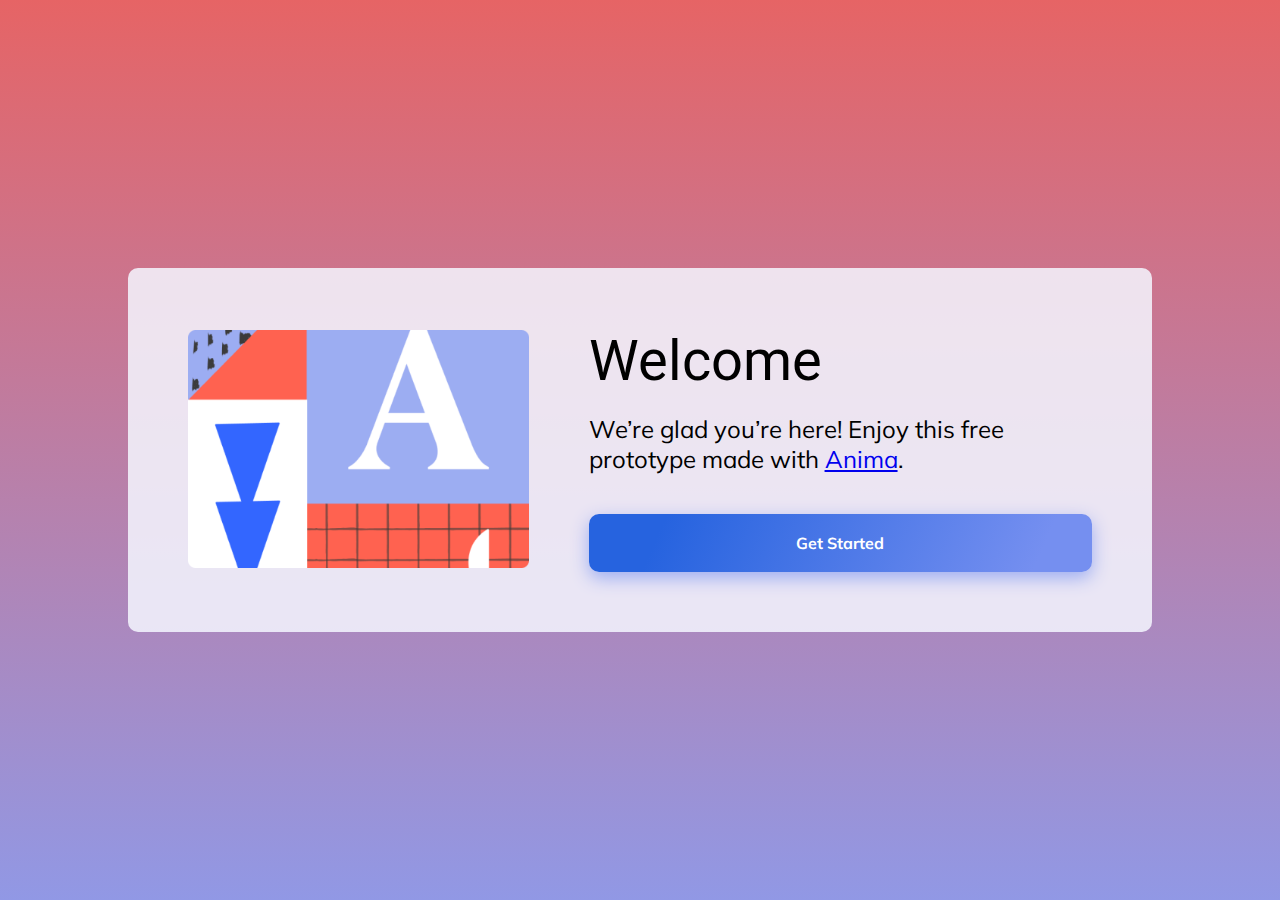
<file: index.html>
<!DOCTYPE html>
<html lang="en">
  <head>
    <meta charset="UTF-8" />
    <meta http-equiv="X-UA-Compatible" content="IE=edge" />
    <meta name="viewport" content="width=device-width, initial-scale=1.0" />
    <title>Document</title>
    <link rel="stylesheet" href="./css/general.css" />
  </head>
  <body>
    <section class="main-content-wrapper">
      <div class="img-wrapper">
        <img src="./imgs/welcome.png" alt="welcome placeholder" />
      </div>
      <div>
        <h2 class="main-header">Welcome</h2>
        <p class="main-text">
          We’re glad you’re here! Enjoy this free prototype made with
          <a href="#">Anima</a>.
        </p>
        <a href="./register.html" class="cta">Get Started</a>
      </div>
    </section>
  </body>
</html>
</file>
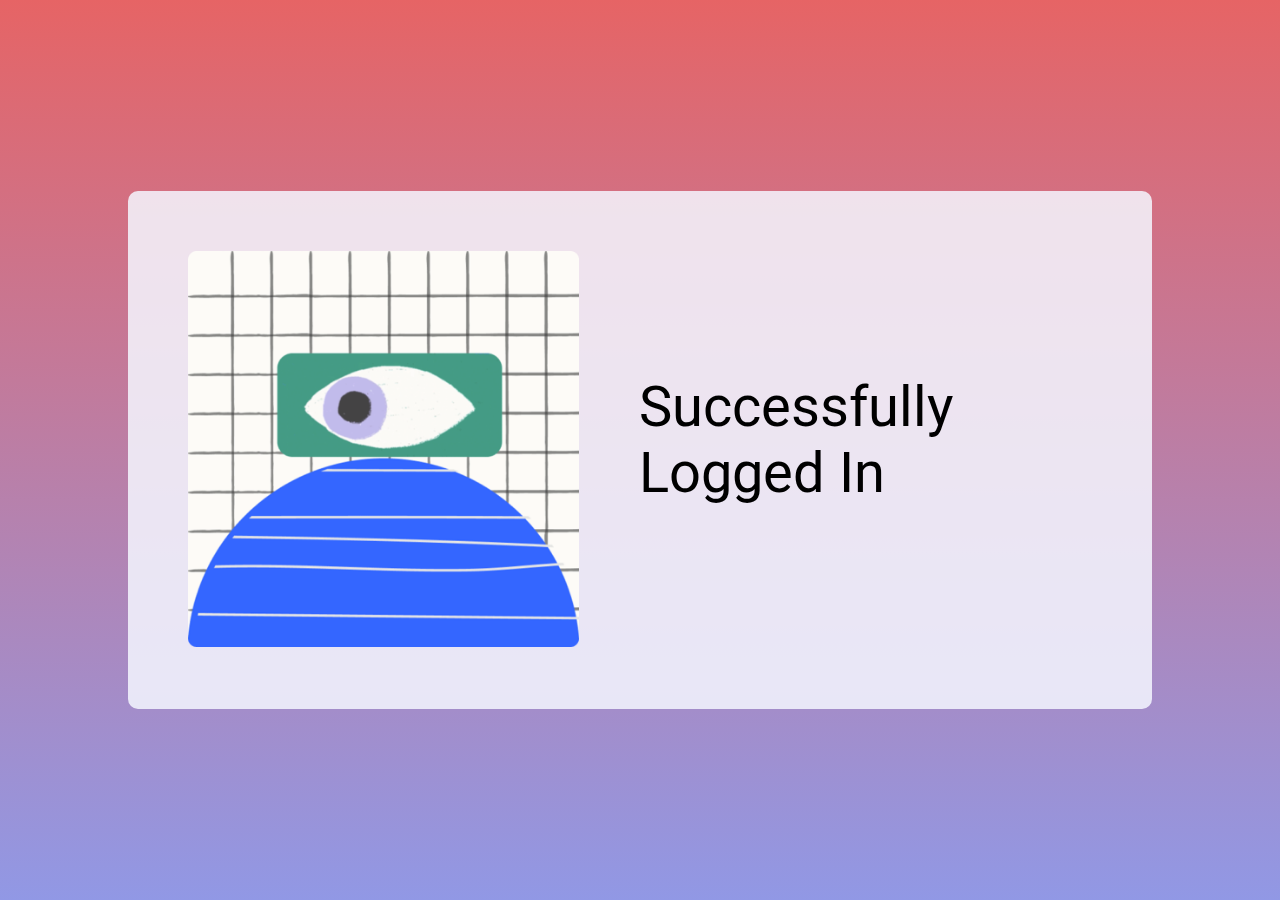
<file: logged-in.html>
<!DOCTYPE html>
<html lang="en">
  <head>
    <meta charset="UTF-8" />
    <meta http-equiv="X-UA-Compatible" content="IE=edge" />
    <meta name="viewport" content="width=device-width, initial-scale=1.0" />
    <title>Document</title>
    <link rel="stylesheet" href="./css/general.css" />
    <script src="./js/loggedIn.js" defer></script>
  </head>
  <body>
    <section class="main-content-wrapper">
      <div class="img-wrapper">
        <img src="./imgs/loggedIn.png" alt="login placeholder" />
      </div>
      <div class="text-wrapper">
        <h2 class="main-header">Successfully Logged In</h2>
      </div>
    </section>
  </body>
</html>
</file>
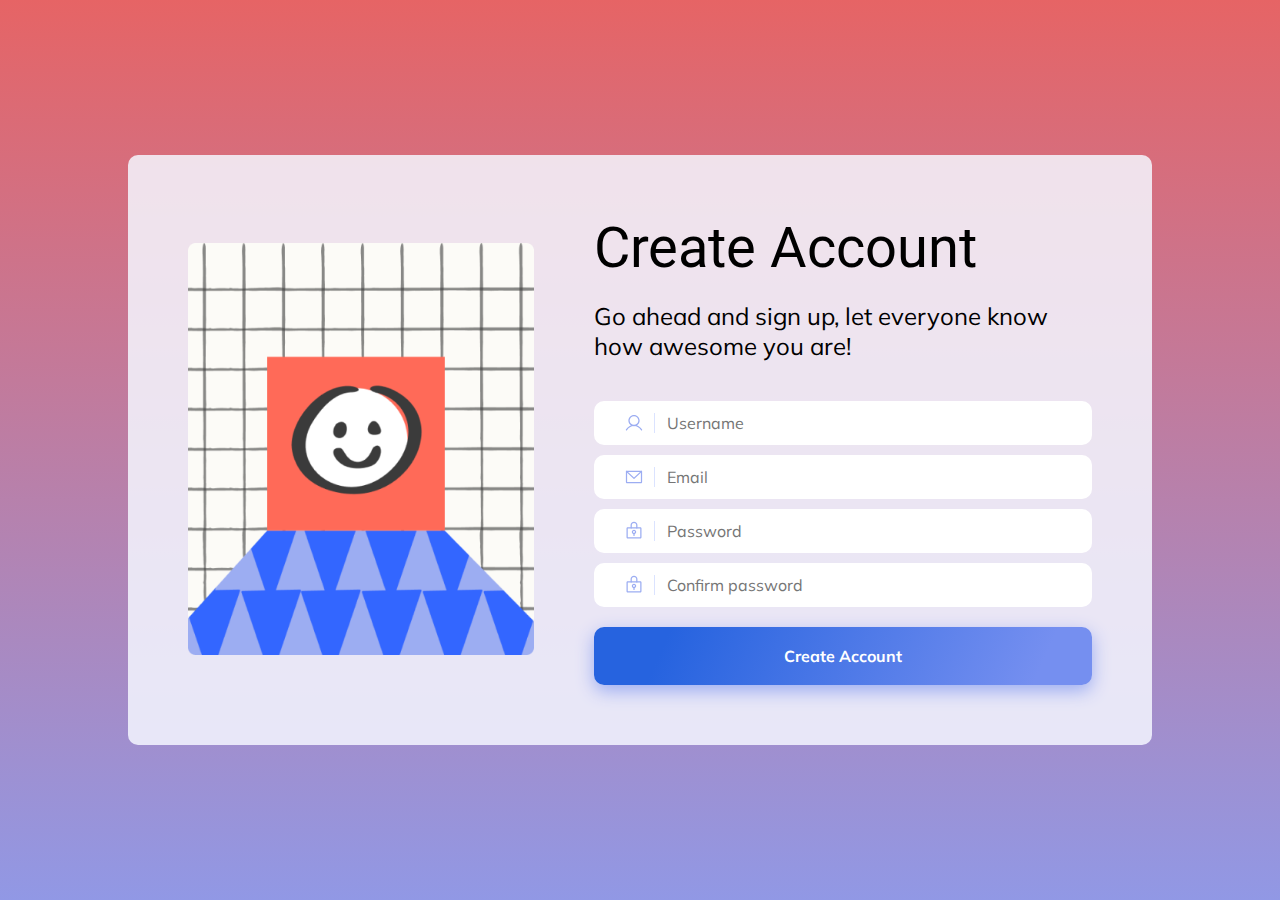
<file: register.html>
<!DOCTYPE html>
<html lang="en">
  <head>
    <meta charset="UTF-8" />
    <meta http-equiv="X-UA-Compatible" content="IE=edge" />
    <meta name="viewport" content="width=device-width, initial-scale=1.0" />
    <title>Document</title>

    <link rel="stylesheet" href="./css/general.css" />
    <link rel="stylesheet" href="./css/register.css" />
    <script src="./js/register.js" defer></script>
  </head>
  <body>
    <section class="main-content-wrapper">
      <div class="img-wrapper">
        <img src="./imgs/signup.png" alt="signup placeholder" />
      </div>
      <div class="text-wrapper">
        <h2 class="main-header">Create Account</h2>
        <p class="main-text">
          Go ahead and sign up, let everyone know how awesome you are!
        </p>
        <form action="#" id="register-form">
          <div class="form-input-wrapper">
            <img src="./imgs/User.svg" alt="user icon" />
            <input type="text" placeholder="Username" id="name" required />
          </div>
          <small class="d-none error-msg" id="name-err"
            >wrong name format</small
          >

          <div class="form-input-wrapper">
            <img src="./imgs/email.svg" alt="user icon" />
            <input type="text" placeholder="Email" id="email" required />
          </div>
          <small class="d-none error-msg" id="email-err"
            >wrong mail format</small
          >
          <div class="form-input-wrapper">
            <img src="./imgs/password.svg" alt="user icon" />
            <input type="password" placeholder="Password" id="password" />
          </div>
          <small class="d-none error-msg" id="password-err"
            >Password must be at least 8 characters</small
          >
          <div class="form-input-wrapper">
            <img src="./imgs/password.svg" alt="user icon" />
            <input
              type="password"
              placeholder="Confirm password"
              id="confirm-pass"
            />
          </div>
          <small class="d-none error-msg" id="confirm-pass-err"
            >Passwords don't match</small
          >
          <button type="submit" class="cta" id="submit-btn">
            Create Account
          </button>
        </form>
      </div>
    </section>
  </body>
</html>
</file>
<file: css/general.css>
@import url("https://fonts.googleapis.com/css2?family=Roboto&display=swap");
@import url("https://fonts.googleapis.com/css2?family=Mulish&family=Roboto&display=swap");

* {
  padding: 0;
  margin: 0;
  box-sizing: border-box;
}

html {
  font-size: 10px;
}

body {
  min-height: 100vh;
  display: flex;
  flex-direction: column;
  justify-content: center;
  background: linear-gradient(#e66465, #9198e5);
  background-repeat: no-repeat;
}

.main-content-wrapper {
  width: 80%;
  margin: 0 auto;
  padding: 6rem;
  background: rgba(245, 247, 255, 0.85);
  border-radius: 10px;
  display: flex;
  gap: 6rem;
  align-items: center;
}

.main-header {
  font-family: "Roboto", sans-serif;
  font-size: 5.6rem;
  font-weight: 400;
  margin-bottom: 2rem;
}

.main-text {
  font-family: Mulish;
  font-size: 2.4rem;
  font-weight: 400;
  margin-bottom: 4rem;
}

.cta {
  display: block;
  font-family: Mulish;
  font-size: 1.6rem;
  font-weight: 700;
  text-align: center;
  text-decoration: none;
  padding: 1.9rem;
  background: linear-gradient(113.87deg, #2663df 14.81%, #758ff0 88.76%);
  color: #fff;
  box-shadow: 0px 6px 18px #9cadf2;
  border-radius: 10px;
}

.img-wrapper {
  width: 55%;
}

.img-wrapper img {
  width: 100%;
  height: 100%;
}

@media (max-width: 850px) {
  .main-content-wrapper {
    width: 100%;
    padding: 3rem;

    flex-direction: column;
  }

  .img-wrapper {
    width: 100%;
  }

  .main-header,
  .main-text {
    text-align: center;
  }
}
</file>
<file: css/register.css>
.form-input-wrapper {
  display: flex;
  align-items: center;
  padding: 1.2rem 2rem;
  background-color: #fff;
  margin-bottom: 1rem;
  border-radius: 1rem;
}

.form-input-wrapper:last-of-type {
  margin-bottom: 2rem;
}

.form-input-wrapper img {
  border-right: 1px solid #dbe3ff;
  margin-right: 1.2rem;
  padding: 0 1rem;
}

.form-input-wrapper input {
  outline: none;
  border: none;
  width: 80%;
  font-family: Mulish;
  font-size: 16px;
  font-weight: 400;
}

#submit-btn {
  outline: none;
  border: none;
  width: 100%;
  cursor: pointer;
}

.error-msg {
  display: block;
  font-size: 1.8rem;
  margin-bottom: 1.2rem;
  color: #e03131;
}

.d-none {
  display: none;
}
</file>
